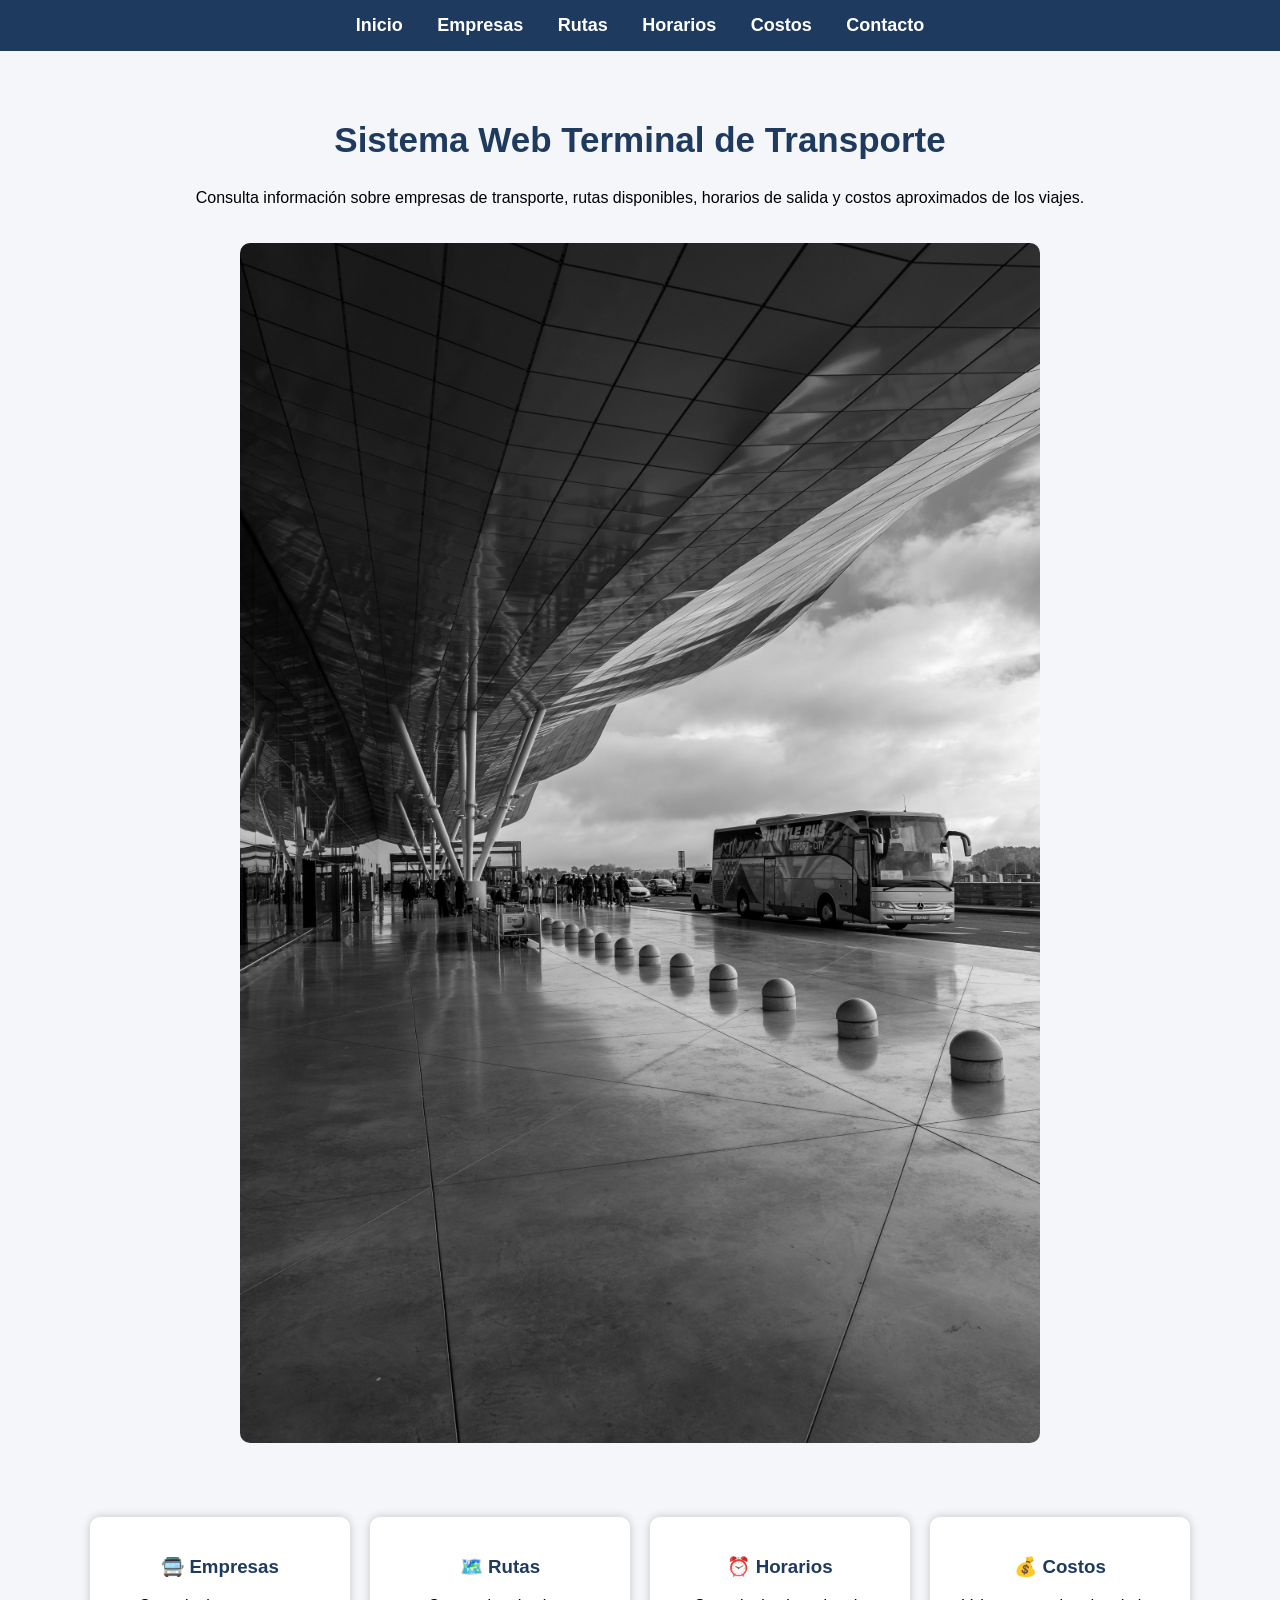
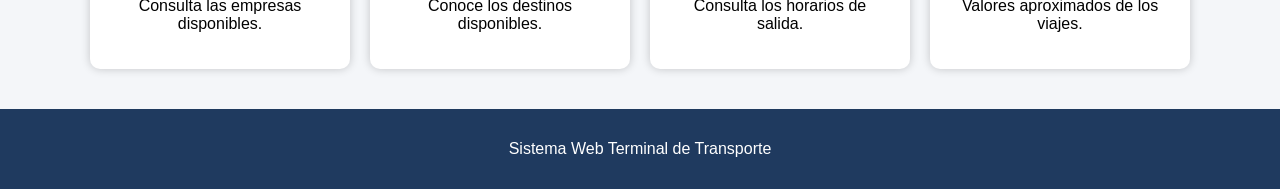
<file: index.html>
<!DOCTYPE html>
<html lang="es">

<head>
    <meta charset="UTF-8">

    <meta name="viewport" content="width=device-width, initial-scale=1.0">

    <title>Terminal de Transporte - Consulta de Rutas y Tiquetes</title>

    <meta name="description"
        content="Sistema web para consultar empresas de transporte, rutas, horarios y costos de viajes en línea">

    <meta name="keywords"
        content="terminal de transporte, rutas, horarios, buses, viajes, costos, empresas de transporte">

    <meta name="author" content="Juan Mena">

    <link rel="stylesheet" href="css/Estilos.css">
</head>

<body>

    <nav>
        <a href="Index.html">Inicio</a>
        <a href="paginas/empresas.html">Empresas</a>
        <a href="paginas/rutas.html">Rutas</a>
        <a href="paginas/horarios.html">Horarios</a>
        <a href="paginas/costos.html">Costos</a>
        <a href="paginas/contacto.html">Contacto</a>
    </nav>

    <section class="portada">
        <h1>Sistema Web Terminal de Transporte</h1>

        <p>
            Consulta información sobre empresas de transporte, rutas disponibles,
            horarios de salida y costos aproximados de los viajes.
        </p>

        <img src="imagenes/pexels-vladimirsrajber-34269883.jpg">
    </section>

    <div class="tarjetas">

        <div class="tarjeta">
            <h3>🚍 Empresas</h3>
            <p>Consulta las empresas disponibles.</p>
        </div>

        <div class="tarjeta">
            <h3>🗺️ Rutas</h3>
            <p>Conoce los destinos disponibles.</p>
        </div>

        <div class="tarjeta">
            <h3>⏰ Horarios</h3>
            <p>Consulta los horarios de salida.</p>
        </div>

        <div class="tarjeta">
            <h3>💰 Costos</h3>
            <p>Valores aproximados de los viajes.</p>
        </div>

    </div>

    <footer>
        <p>Sistema Web Terminal de Transporte</p>
    </footer>

</body>

</html>
</file>
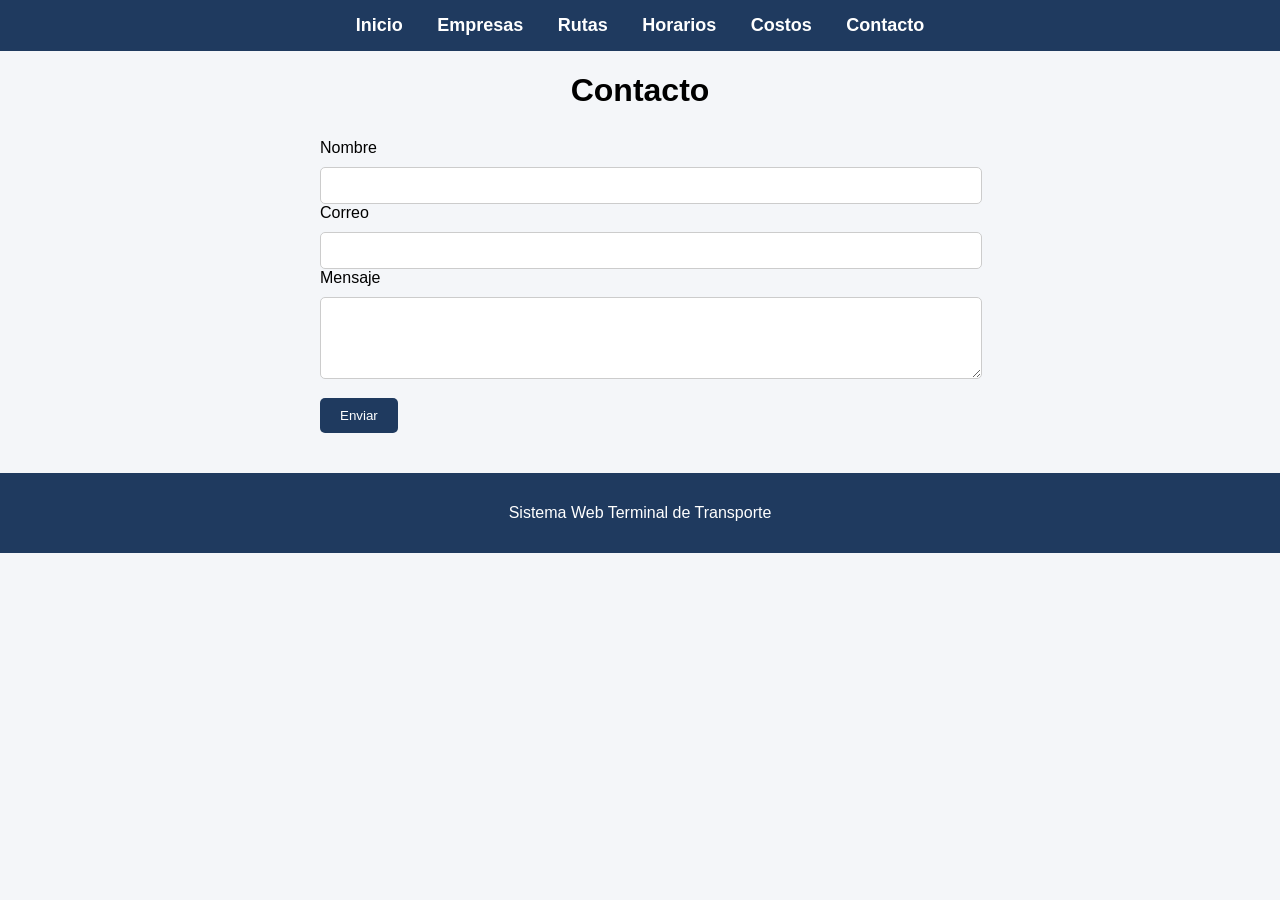
<file: paginas/contacto.html>
<!DOCTYPE html>
<html lang="es">
<head>

<meta charset="UTF-8">
<title>Contacto</title>

<link rel="stylesheet" href="../css/Estilos.css">

</head>

<body>

<nav>

<a href="../Index.html">Inicio</a>
<a href="empresas.html">Empresas</a>
<a href="rutas.html">Rutas</a>
<a href="horarios.html">Horarios</a>
<a href="costos.html">Costos</a>
<a href="contacto.html">Contacto</a>

</nav>

<h1 style="text-align:center;">Contacto</h1>

<form>

<label>Nombre</label>
<input type="text">

<label>Correo</label>
<input type="email">

<label>Mensaje</label>
<textarea rows="4"></textarea>

<button>Enviar</button>

</form>

<footer>

<p>Sistema Web Terminal de Transporte</p>

</footer>

</body>
</html>
</file>
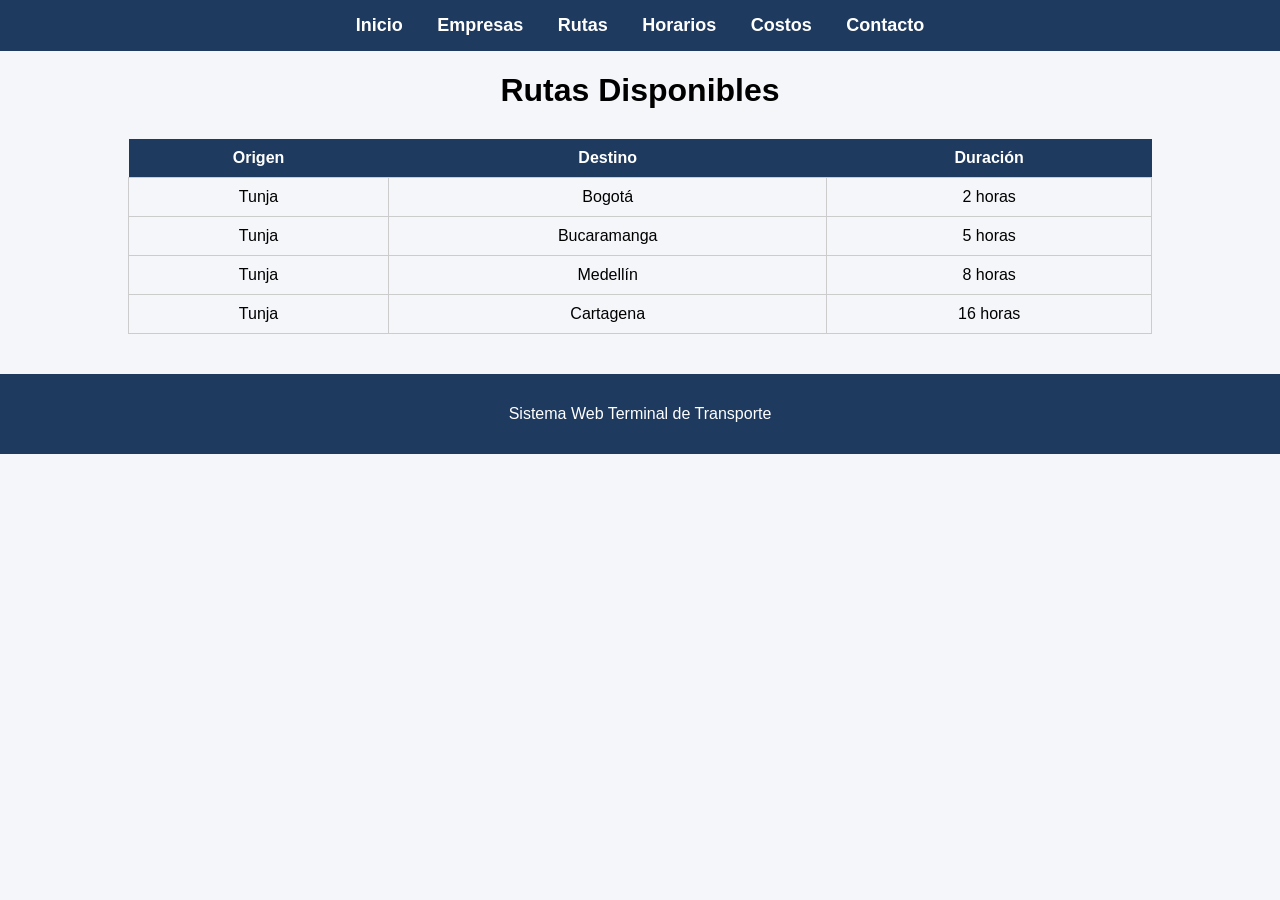
<file: paginas/rutas.html>
<!DOCTYPE html>
<html lang="es">
<head>

<meta charset="UTF-8">
<title>Rutas</title>

<link rel="stylesheet" href="../css/Estilos.css">

</head>

<body>

<nav>

<a href="../Index.html">Inicio</a>
<a href="empresas.html">Empresas</a>
<a href="rutas.html">Rutas</a>
<a href="horarios.html">Horarios</a>
<a href="costos.html">Costos</a>
<a href="contacto.html">Contacto</a>

</nav>

<h1 style="text-align:center;">Rutas Disponibles</h1>

<table>

<tr>
<th>Origen</th>
<th>Destino</th>
<th>Duración</th>
</tr>

<tr>
<td>Tunja</td>
<td>Bogotá</td>
<td>2 horas</td>
</tr>

<tr>
<td>Tunja</td>
<td>Bucaramanga</td>
<td>5 horas</td>
</tr>

<tr>
<td>Tunja</td>
<td>Medellín</td>
<td>8 horas</td>
</tr>

<tr>
<td>Tunja</td>
<td>Cartagena</td>
<td>16 horas</td>
</tr>

</table>

<footer>

<p>Sistema Web Terminal de Transporte</p>

</footer>

</body>
</html>
</file>
<file: css/Estilos.css>
body{
font-family: Arial;
margin:0;
background:#f4f6f9;
}

/* MENU */

nav{
background:#1f3a5f;
padding:15px;
text-align:center;
}

nav a{
color:white;
margin:15px;
text-decoration:none;
font-size:18px;
font-weight:bold;
}

nav a:hover{
color:#ffd166;
}

/* PORTADA */

.portada{
text-align:center;
padding:40px;
}

.portada h1{
color:#1f3a5f;
font-size:35px;
}

.portada img{
width:80%;
max-width:800px;
border-radius:10px;
margin-top:20px;
}

/* TARJETAS */

.tarjetas{
display:flex;
justify-content:center;
gap:20px;
flex-wrap:wrap;
margin-top:30px;
}

.tarjeta{
background:white;
padding:20px;
width:220px;
border-radius:10px;
box-shadow:0px 0px 10px rgba(0,0,0,0.2);
text-align:center;
}

.tarjeta h3{
color:#1f3a5f;
}

/* TABLAS */

table{
width:80%;
margin:auto;
border-collapse:collapse;
margin-top:30px;
}

th{
background:#1f3a5f;
color:white;
padding:10px;
}

td{
padding:10px;
border:1px solid #ccc;
text-align:center;
}

/* FORMULARIO */

form{
width:50%;
margin:auto;
margin-top:30px;
}

input, textarea{
width:100%;
padding:10px;
margin-top:10px;
border-radius:5px;
border:1px solid #ccc;
}

button{
background:#1f3a5f;
color:white;
border:none;
padding:10px 20px;
margin-top:15px;
border-radius:5px;
cursor:pointer;
}

button:hover{
background:#ffd166;
color:black;
}

/* FOOTER */

footer{
background:#1f3a5f;
color:white;
text-align:center;
padding:15px;
margin-top:40px;
}
</file>
